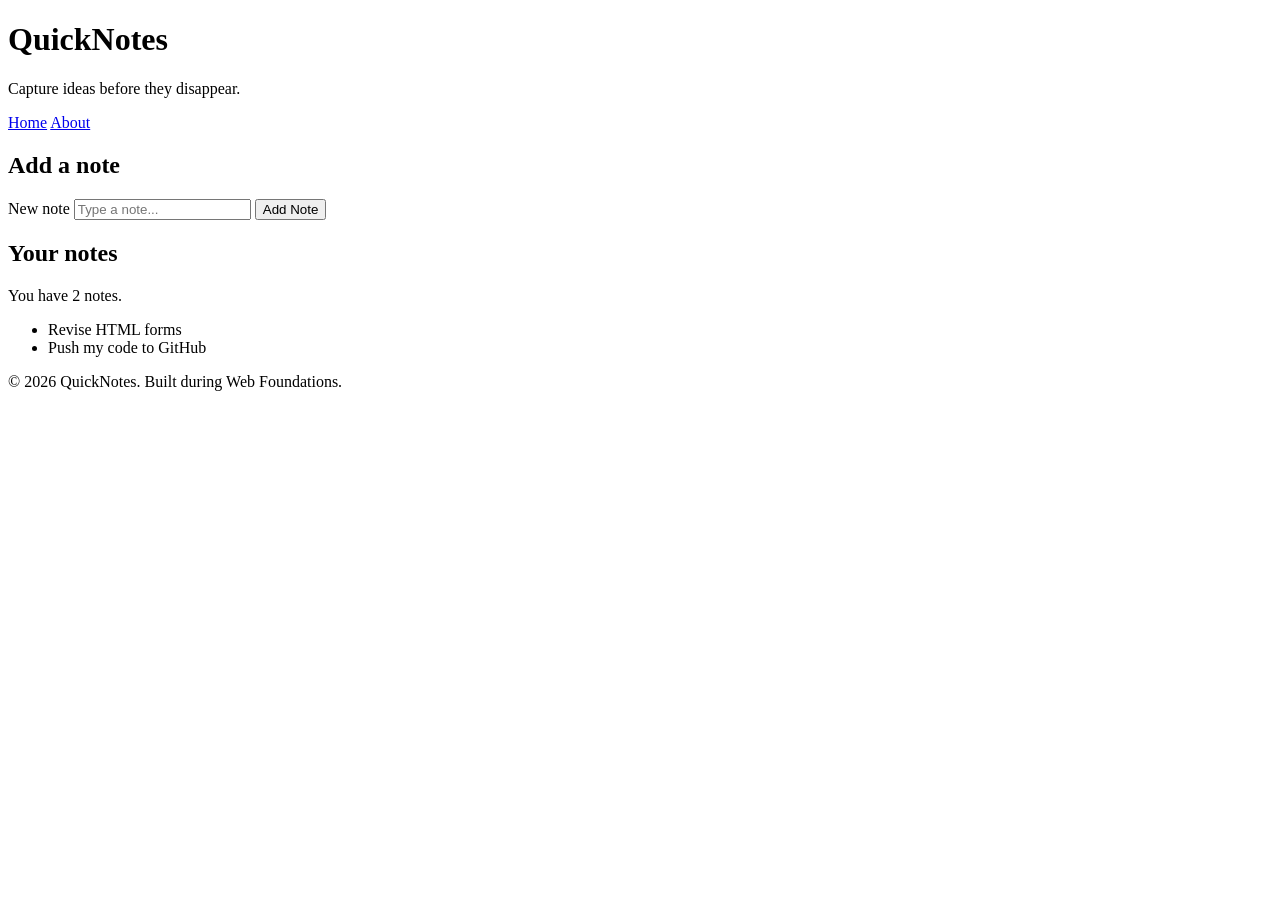
<file: day1/index.html>
<!DOCTYPE html>
<html lang="en">
  <head>
    <meta charset="UTF-8" />
    <meta name="viewport" content="width=device-width, initial-scale=1.0" />
    <title>QuickNotes</title>
  </head>
  <body>
    <header>
      <h1>QuickNotes</h1>
      <p>Capture ideas before they disappear.</p>
      <nav>
        <a href="index.html">Home</a>
        <a href="about.html">About</a>
      </nav>
    </header>

    <main>
      <section>
        <h2>Add a note</h2>
        <form id="note-form">
          <label for="note-input">New note</label>
          <input type="text" id="note-input" placeholder="Type a note..." />
          <button type="submit">Add Note</button>
        </form>
      </section>

      <section>
        <h2>Your notes</h2>
        <p id="note-count">You have 2 notes.</p>
        <ul id="notes-list">
          <li>Revise HTML forms</li>
          <li>Push my code to GitHub</li>
        </ul>
      </section>
    </main>

    <footer>
      <p>&copy; 2026 QuickNotes. Built during Web Foundations.</p>
    </footer>
  </body>
</html>
</file>
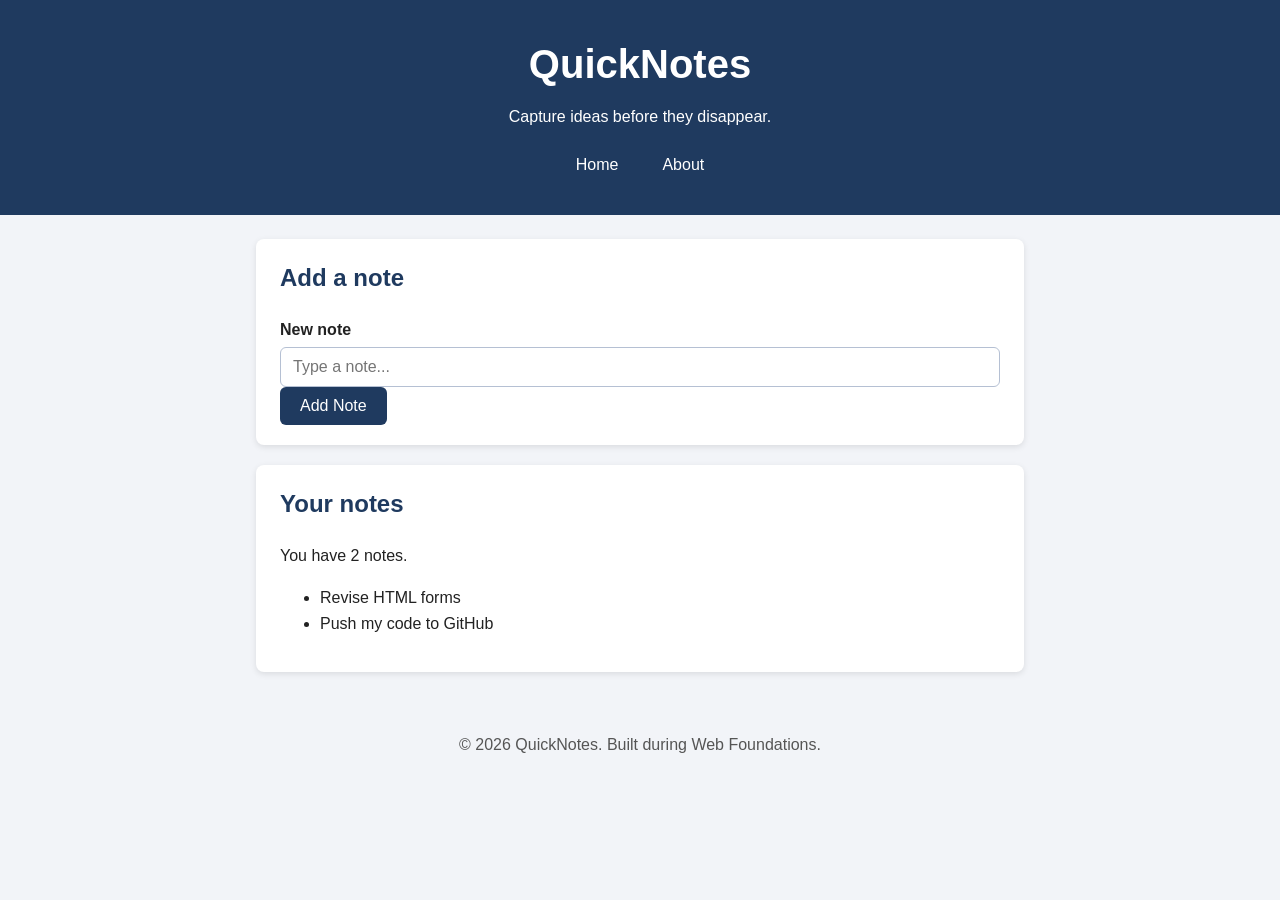
<file: day2/index.html>
<!DOCTYPE html>
<html lang="en">
  <head>
    <meta charset="UTF-8" />
    <meta name="viewport" content="width=device-width, initial-scale=1.0" />
    <title>QuickNotes</title>
    <link rel="stylesheet" href="style.css" />
  </head>
  <body>
    <header>
      <h1>QuickNotes</h1>
      <p>Capture ideas before they disappear.</p>
      <nav>
        <a href="index.html">Home</a>
        <a href="about.html">About</a>
      </nav>
    </header>

    <main>
      <section>
        <h2>Add a note</h2>
        <form id="note-form">
          <label for="note-input">New note</label>
          <input type="text" id="note-input" placeholder="Type a note..." />
          <button type="submit">Add Note</button>
        </form>
      </section>

      <section>
        <h2>Your notes</h2>
        <p id="note-count">You have 2 notes.</p>
        <ul id="notes-list">
          <li>Revise HTML forms</li>
          <li>Push my code to GitHub</li>
        </ul>
      </section>
    </main>

    <footer>
      <p>&copy; 2026 QuickNotes. Built during Web Foundations.</p>
    </footer>
  </body>
</html>
</file>
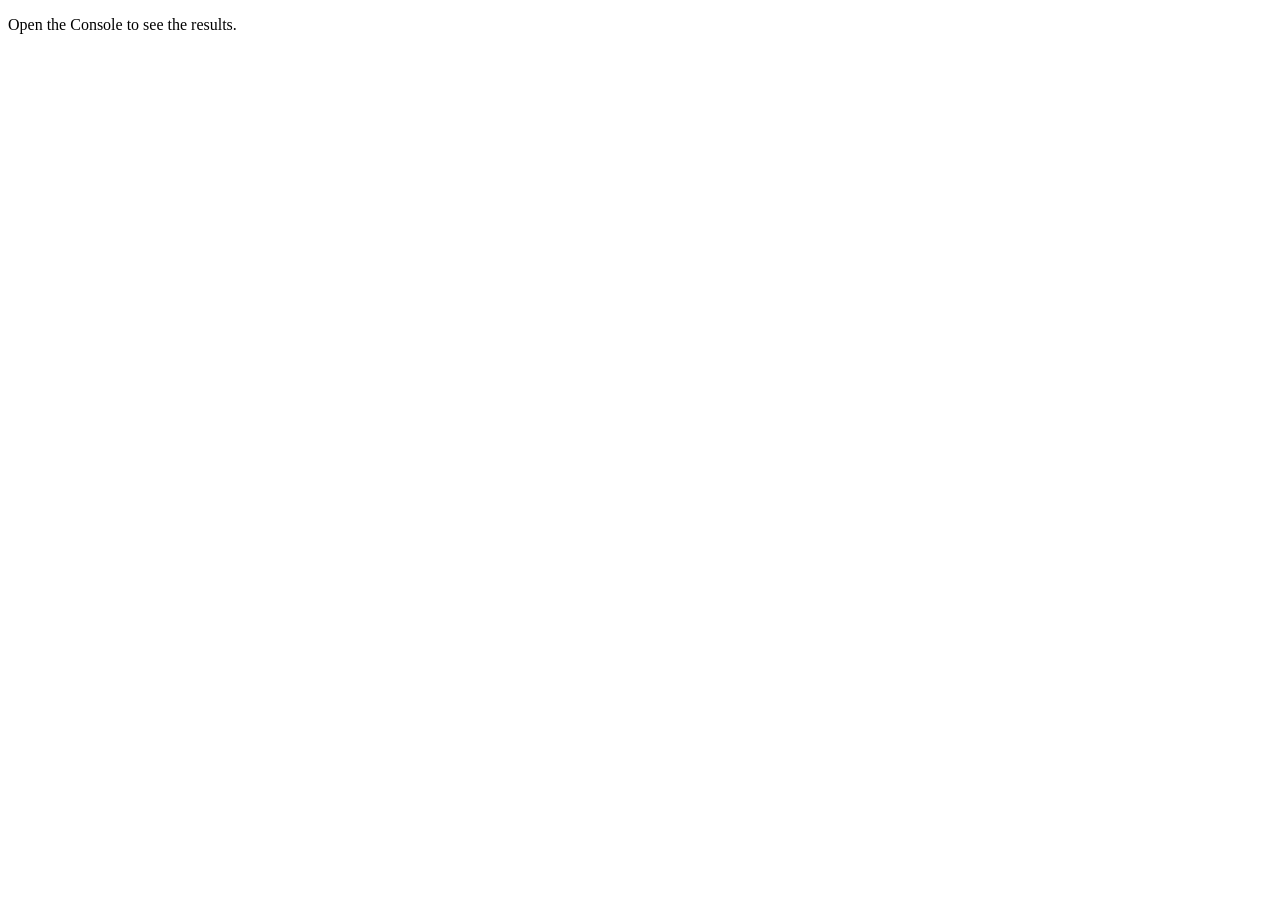
<file: day3/index.html>
<!DOCTYPE html>
<html lang="en">
<head>
  <meta charset="UTF-8">
  <meta name="viewport" content="width=device-width, initial-scale=1">
  <title>Notes Toolkit</title>
  <script src="script.js" defer></script>
</head>
<body>
  <p>Open the Console to see the results.</p>
</body>
</html>
</file>
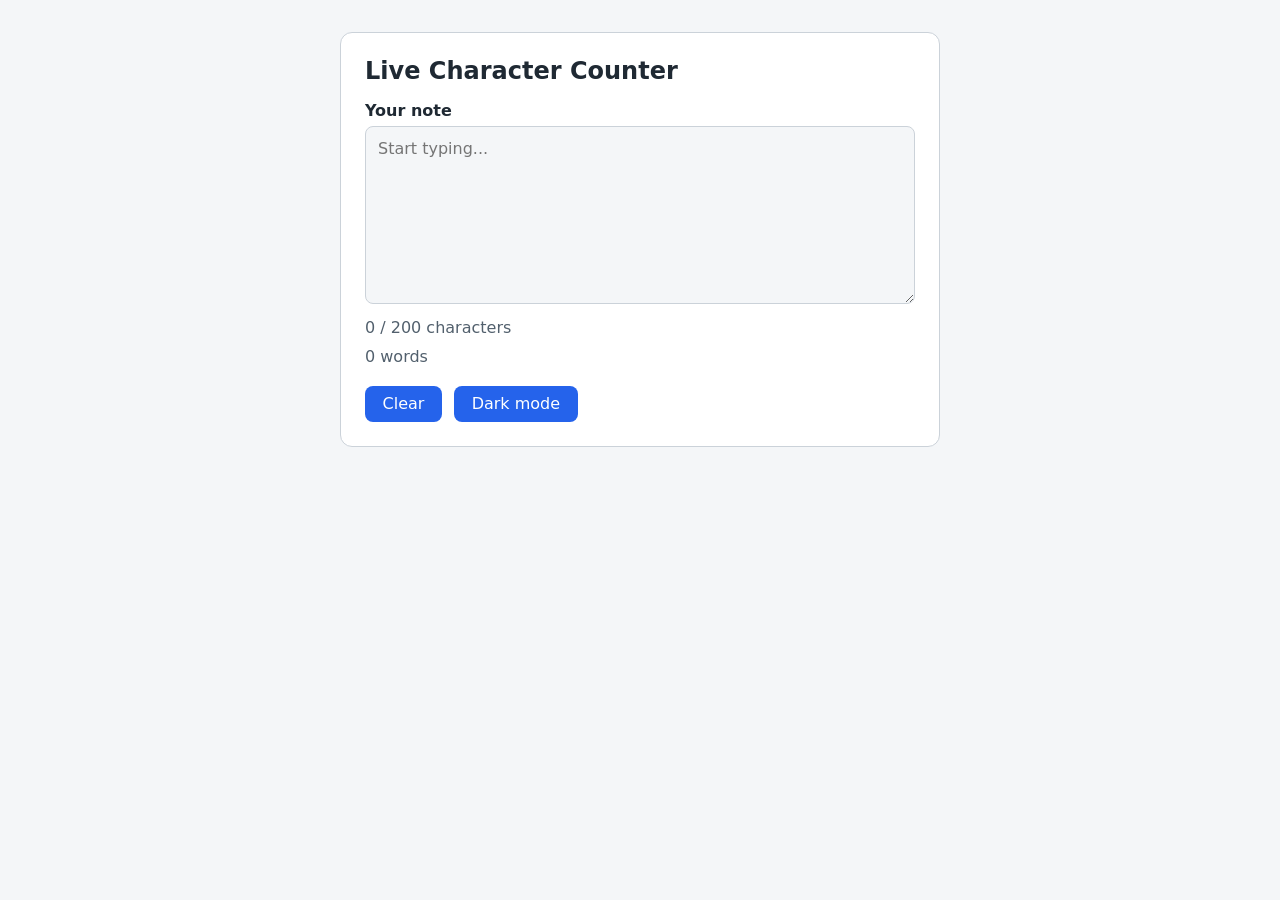
<file: day4/index.html>
<!DOCTYPE html>
<html lang="en">
<head>
  <meta charset="UTF-8">
  <meta name="viewport" content="width=device-width, initial-scale=1">
  <title>Live Character Counter</title>
  <link rel="stylesheet" href="style.css">
  <script src="script.js" defer></script>
</head>
<body>
  <main class="card">
    <h1>Live Character Counter</h1>

    <label for="note-text">Your note</label>
    <textarea id="note-text" rows="8" placeholder="Start typing..."></textarea>

    <p id="char-count">0 / 200 characters</p>
    <p id="word-count">0 words</p>

    <div class="buttons">
      <button id="clear-btn" type="button">Clear</button>
      <button id="theme-toggle" type="button">Dark mode</button>
    </div>
  </main>
</body>
</html>
</file>
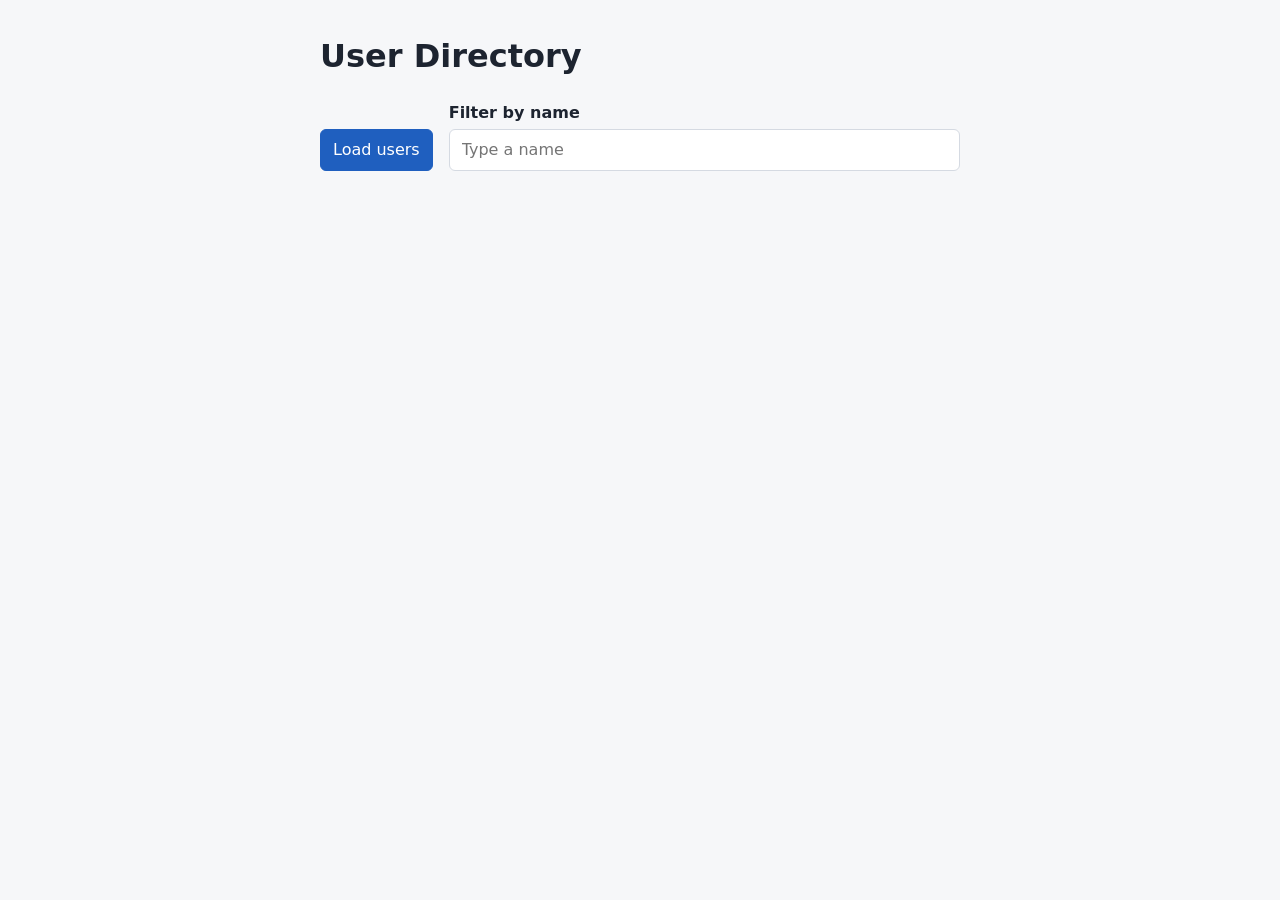
<file: day5/index.html>
<!DOCTYPE html>
<html lang="en">
<head>
  <meta charset="UTF-8">
  <meta name="viewport" content="width=device-width, initial-scale=1">
  <title>User Directory</title>
  <script src="users.js" defer></script>
  <style>
    :root {
      --bg: #f6f7f9;
      --card: #ffffff;
      --text: #1d2430;
      --muted: #5b6575;
      --accent: #1f5fbf;
      --border: #d5dae2;
      --error: #b3261e;
    }
    @media (prefers-color-scheme: dark) {
      :root {
        --bg: #14181f;
        --card: #1d232d;
        --text: #e8ecf2;
        --muted: #9aa5b5;
        --accent: #6aa2f0;
        --border: #333c4a;
        --error: #f2827a;
      }
    }
    * { box-sizing: border-box; }
    body {
      font-family: system-ui, sans-serif;
      background: var(--bg);
      color: var(--text);
      max-width: 42rem;
      margin: 0 auto;
      padding: 2rem 1rem;
      line-height: 1.5;
    }
    h1 { margin-top: 0; }
    .controls { display: flex; flex-wrap: wrap; gap: 1rem; align-items: end; margin-bottom: 1rem; }
    .field { display: flex; flex-direction: column; gap: 0.25rem; flex: 1; min-width: 12rem; }
    label { font-weight: 600; }
    input, button {
      font: inherit;
      padding: 0.5rem 0.75rem;
      border: 1px solid var(--border);
      border-radius: 6px;
      background: var(--card);
      color: var(--text);
    }
    button {
      background: var(--accent);
      color: #fff;
      border-color: var(--accent);
      cursor: pointer;
    }
    button:disabled { opacity: 0.6; cursor: not-allowed; }
    :focus-visible { outline: 3px solid var(--accent); outline-offset: 2px; }
    #status { color: var(--muted); min-height: 1.5em; }
    #status.error { color: var(--error); font-weight: 600; }
    #users-list { list-style: none; padding: 0; margin: 0; display: grid; gap: 0.75rem; }
    #users-list li {
      background: var(--card);
      border: 1px solid var(--border);
      border-radius: 8px;
      padding: 0.75rem 1rem;
    }
    #users-list h2 { font-size: 1.1rem; margin: 0 0 0.25rem; }
    #users-list p { margin: 0; color: var(--muted); }
  </style>
</head>
<body>
  <h1>User Directory</h1>

  <div class="controls">
    <button id="load-users" type="button">Load users</button>
    <div class="field">
      <label for="filter-input">Filter by name</label>
      <input id="filter-input" type="text" placeholder="Type a name" autocomplete="off">
    </div>
  </div>

  <p id="status" role="status" aria-live="polite"></p>
  <ul id="users-list"></ul>
</body>
</html>
</file>
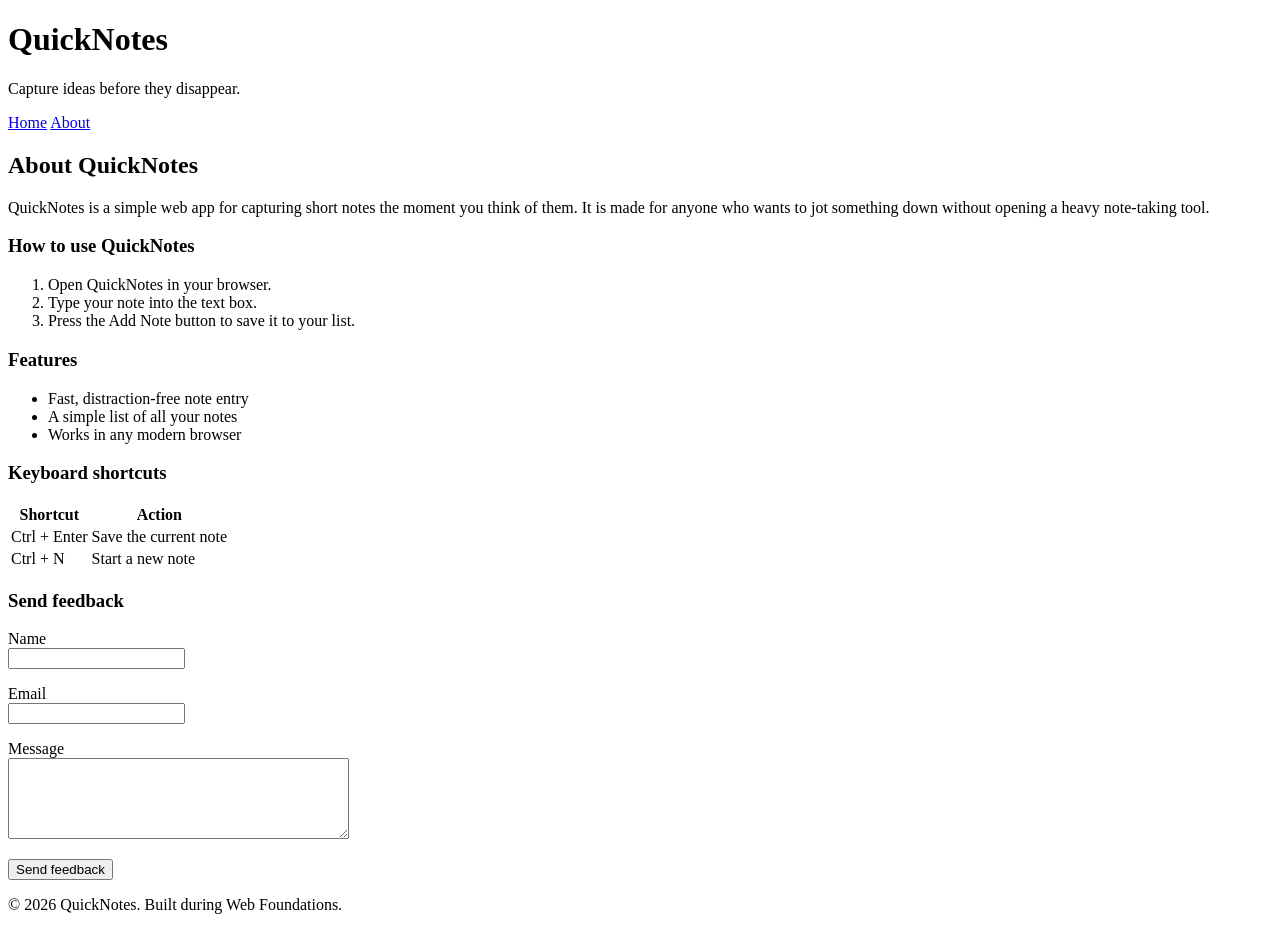
<file: day1/about.html>
<!DOCTYPE html>
<html lang="en">
  <head>
    <meta charset="UTF-8" />
    <meta name="viewport" content="width=device-width, initial-scale=1.0" />
    <title>About QuickNotes</title>
  </head>
  <body>
    <header>
      <h1>QuickNotes</h1>
      <p>Capture ideas before they disappear.</p>
      <nav>
        <a href="index.html">Home</a>
        <a href="about.html">About</a>
      </nav>
    </header>

    <main>
      <h2>About QuickNotes</h2>
      <p>
        QuickNotes is a simple web app for capturing short notes the moment you
        think of them. It is made for anyone who wants to jot something down
        without opening a heavy note-taking tool.
      </p>
            <section>
        <h3>How to use QuickNotes</h3>
        <ol>
          <li>Open QuickNotes in your browser.</li>
          <li>Type your note into the text box.</li>
          <li>Press the Add Note button to save it to your list.</li>
        </ol>
      </section>
            <section>
        <h3>Features</h3>
        <ul>
          <li>Fast, distraction-free note entry</li>
          <li>A simple list of all your notes</li>
          <li>Works in any modern browser</li>
        </ul>
      </section>
            <section>
        <h3>Keyboard shortcuts</h3>
        <table>
          <thead>
            <tr>
              <th>Shortcut</th>
              <th>Action</th>
            </tr>
          </thead>
          <tbody>
            <tr>
              <td>Ctrl + Enter</td>
              <td>Save the current note</td>
            </tr>
            <tr>
              <td>Ctrl + N</td>
              <td>Start a new note</td>
            </tr>
          </tbody>
        </table>
      </section>
            <section>
        <h3>Send feedback</h3>
        <form>
          <p>
            <label for="name">Name</label><br />
            <input type="text" id="name" name="name" required />
          </p>
          <p>
            <label for="email">Email</label><br />
            <input type="email" id="email" name="email" required />
          </p>
          <p>
            <label for="message">Message</label><br />
            <textarea id="message" name="message" rows="5" cols="40" required></textarea>
          </p>
          <button type="submit">Send feedback</button>
        </form>
      </section>
    </main>

    <footer>
      <p>&copy; 2026 QuickNotes. Built during Web Foundations.</p>
    </footer>
  </body>
</html>
</file>
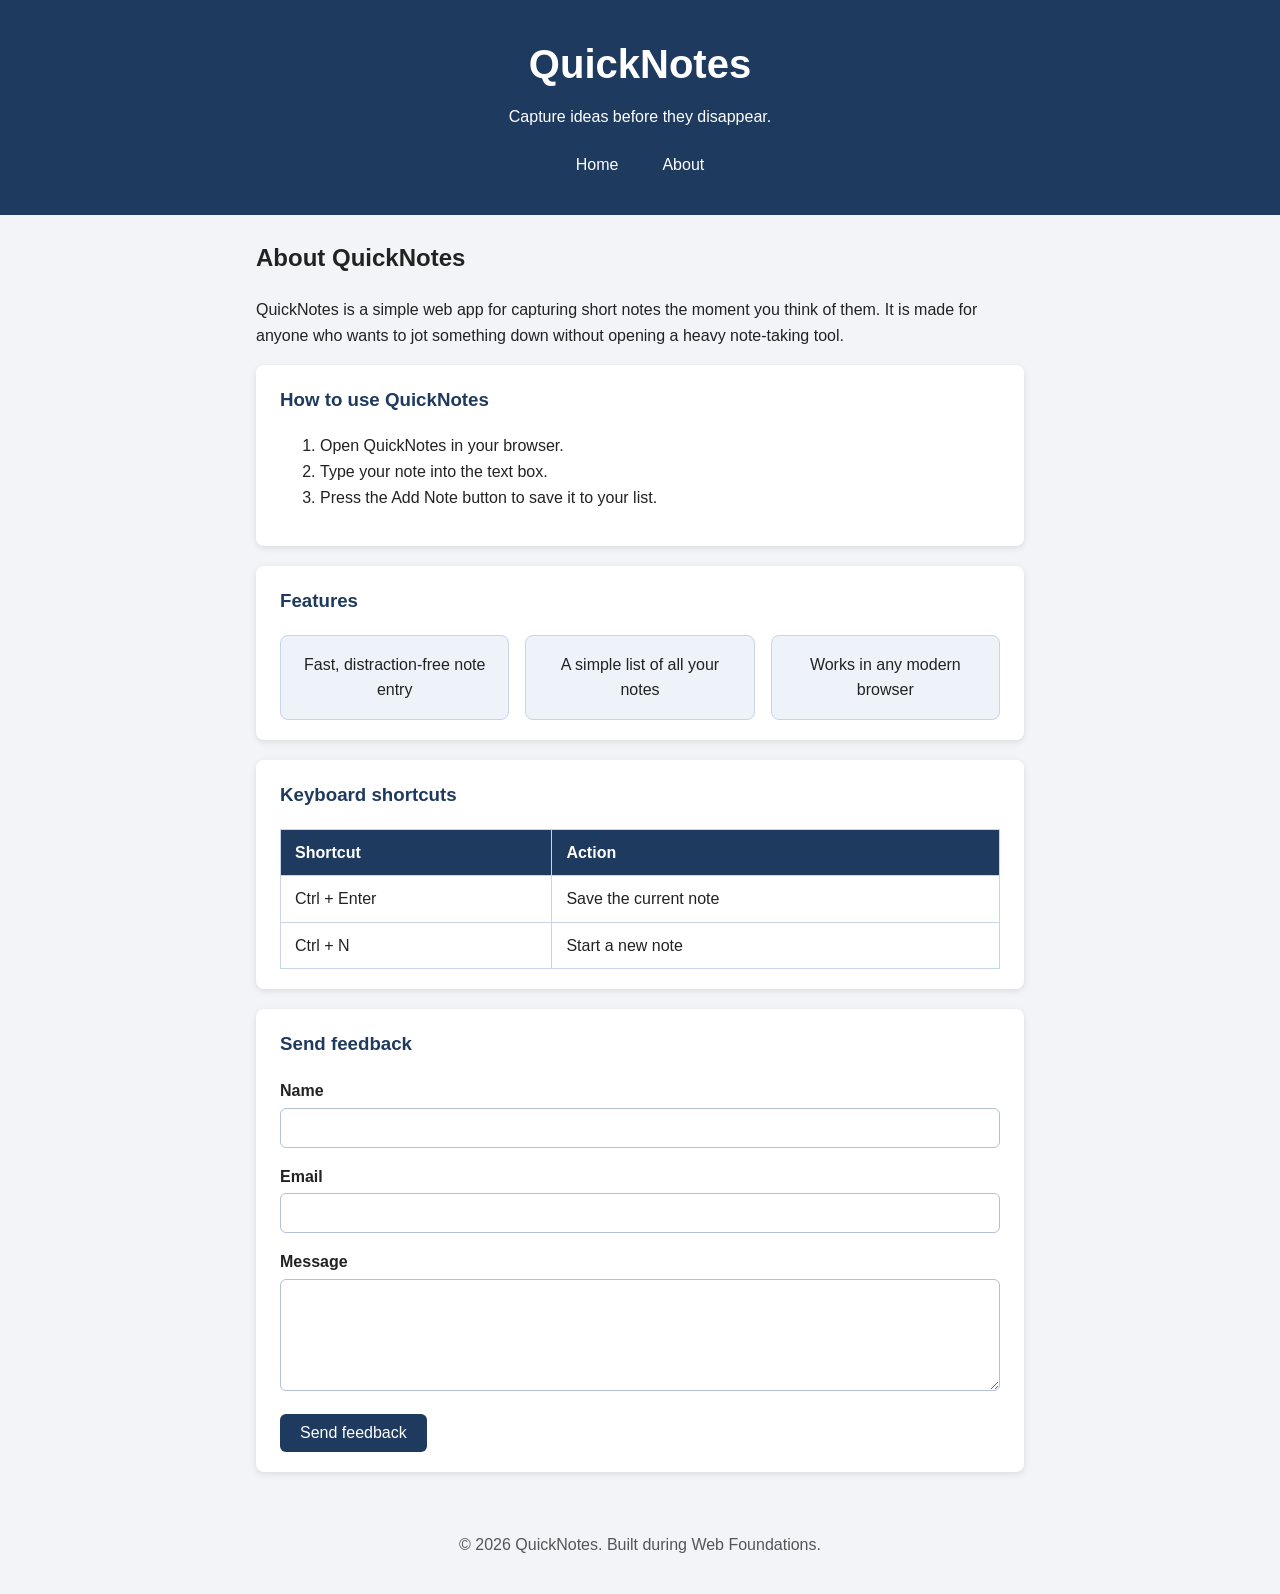
<file: day2/about.html>
<!DOCTYPE html>
<html lang="en">
  <head>
    <meta charset="UTF-8" />
    <meta name="viewport" content="width=device-width, initial-scale=1.0" />
    <title>About QuickNotes</title>
    <link rel="stylesheet" href="style.css" />
  </head>
  <body>
    <header>
      <h1>QuickNotes</h1>
      <p>Capture ideas before they disappear.</p>
      <nav>
        <a href="index.html">Home</a>
        <a href="about.html">About</a>
      </nav>
    </header>

    <main>
      <h2>About QuickNotes</h2>
      <p>
        QuickNotes is a simple web app for capturing short notes the moment you
        think of them. It is made for anyone who wants to jot something down
        without opening a heavy note-taking tool.
      </p>
            <section>
        <h3>How to use QuickNotes</h3>
        <ol>
          <li>Open QuickNotes in your browser.</li>
          <li>Type your note into the text box.</li>
          <li>Press the Add Note button to save it to your list.</li>
        </ol>
      </section>
            <section>
        <h3>Features</h3>
        <ul class="features">
          <li>Fast, distraction-free note entry</li>
          <li>A simple list of all your notes</li>
          <li>Works in any modern browser</li>
        </ul>
      </section>
            <section>
        <h3>Keyboard shortcuts</h3>
        <table>
          <thead>
            <tr>
              <th>Shortcut</th>
              <th>Action</th>
            </tr>
          </thead>
          <tbody>
            <tr>
              <td>Ctrl + Enter</td>
              <td>Save the current note</td>
            </tr>
            <tr>
              <td>Ctrl + N</td>
              <td>Start a new note</td>
            </tr>
          </tbody>
        </table>
      </section>
            <section>
        <h3>Send feedback</h3>
        <form>
          <p>
            <label for="name">Name</label><br />
            <input type="text" id="name" name="name" required />
          </p>
          <p>
            <label for="email">Email</label><br />
            <input type="email" id="email" name="email" required />
          </p>
          <p>
            <label for="message">Message</label><br />
            <textarea id="message" name="message" rows="5" cols="40" required></textarea>
          </p>
          <button type="submit">Send feedback</button>
        </form>
      </section>
    </main>

    <footer>
      <p>&copy; 2026 QuickNotes. Built during Web Foundations.</p>
    </footer>
  </body>
</html>
</file>
<file: day2/style.css>
/* ---------- Reset and base ---------- */
*,
*::before,
*::after {
  box-sizing: border-box;
}

body {
  margin: 0;
  font-family: Arial, Helvetica, sans-serif;
  line-height: 1.6;
  color: #222;
  background-color: #f2f4f8;
}

/* ---------- Header ---------- */
header {
  background-color: #1f3a5f;
  color: white;
  text-align: center;
  padding: 32px 16px;
}

header h1 {
  margin: 0 0 8px;
  font-size: 2.5rem;
}

header p {
  margin: 0 0 16px;
}

/* ---------- Navigation ---------- */
nav {
  display: flex;
  justify-content: center;
  gap: 16px;
}

nav a {
  color: white;
  text-decoration: none;
  padding: 6px 14px;
  border-radius: 4px;
}

nav a:hover {
  background-color: rgba(255, 255, 255, 0.25);
  text-decoration: underline;
}

/* ---------- Main and section cards ---------- */
main {
  max-width: 800px;
  margin: 24px auto;
  padding: 0 16px;
}

section {
  background-color: white;
  padding: 20px 24px;
  margin-bottom: 20px;
  border-radius: 8px;
  box-shadow: 0 2px 6px rgba(0, 0, 0, 0.1);
}

section h2,
section h3 {
  margin-top: 0;
  color: #1f3a5f;
}

/* ---------- Footer ---------- */
footer {
  text-align: center;
  padding: 20px 16px;
  color: #555;
}

/* ---------- Features grid ---------- */
.features {
  list-style: none;
  padding: 0;
  margin: 0;
  display: grid;
  grid-template-columns: repeat(auto-fit, minmax(180px, 1fr));
  gap: 16px;
}

.features li {
  background-color: #eef2f9;
  border: 1px solid #c9d4e8;
  border-radius: 8px;
  padding: 16px;
  text-align: center;
}

/* ---------- Shortcuts table ---------- */
table {
  width: 100%;
  border-collapse: collapse;
}

th,
td {
  border: 1px solid #c9d4e8;
  padding: 10px 14px;
  text-align: left;
}

th {
  background-color: #1f3a5f;
  color: white;
}

/* ---------- Feedback form ---------- */
form p {
  margin: 0 0 16px;
}

label {
  display: inline-block;
  margin-bottom: 4px;
  font-weight: bold;
}

input[type="text"],
input[type="email"],
textarea {
  width: 100%;
  padding: 10px 12px;
  border: 1px solid #b5c0d3;
  border-radius: 6px;
  font-family: inherit;
  font-size: 1rem;
}

textarea {
  resize: vertical;
}

input[type="text"]:focus,
input[type="email"]:focus,
textarea:focus {
  outline: 2px solid #1f3a5f;
  border-color: #1f3a5f;
}

button {
  padding: 10px 20px;
  background-color: #1f3a5f;
  color: white;
  border: none;
  border-radius: 6px;
  font-size: 1rem;
  cursor: pointer;
}

/* ---------- Hover effects and transitions ---------- */
nav a {
  transition: background-color 0.3s ease;
}

button {
  transition: background-color 0.3s ease, transform 0.2s ease;
}

button:hover {
  background-color: #2f5a94;
  transform: translateY(-2px);
}

/* ---------- Small screens ---------- */
@media (max-width: 600px) {
  header {
    padding: 20px 12px;
  }

  header h1 {
    font-size: 1.8rem;
  }

  main {
    margin: 16px auto;
  }
}
</file>
<file: day4/style.css>
:root {
  --bg: #f4f6f8;
  --card-bg: #ffffff;
  --text: #1f2933;
  --muted: #52606d;
  --border: #cbd2d9;
  --button-bg: #2563eb;
  --button-text: #ffffff;
  --warning-color: #d97706;
  --over-color: #dc2626;
}

body.dark {
  --bg: #121826;
  --card-bg: #1c2434;
  --text: #e5e9f0;
  --muted: #a0aec0;
  --border: #3a4559;
  --button-bg: #60a5fa;
  --button-text: #0b1220;
  --warning-color: #fb923c;
  --over-color: #f87171;
}

* {
  box-sizing: border-box;
}

body {
  margin: 0;
  min-height: 100vh;
  display: flex;
  justify-content: center;
  align-items: flex-start;
  padding: 2rem 1rem;
  background: var(--bg);
  color: var(--text);
  font-family: system-ui, -apple-system, "Segoe UI", Roboto, sans-serif;
  transition: background 0.2s, color 0.2s;
}

.card {
  width: 100%;
  max-width: 600px;
  padding: 1.5rem;
  background: var(--card-bg);
  border: 1px solid var(--border);
  border-radius: 12px;
}

h1 {
  margin-top: 0;
  font-size: 1.5rem;
}

label {
  display: block;
  margin-bottom: 0.4rem;
  font-weight: 600;
}

textarea {
  width: 100%;
  padding: 0.75rem;
  background: var(--bg);
  color: var(--text);
  border: 1px solid var(--border);
  border-radius: 8px;
  font: inherit;
  resize: vertical;
}

#char-count,
#word-count {
  margin: 0.6rem 0 0;
  color: var(--muted);
}

.buttons {
  display: flex;
  gap: 0.75rem;
  margin-top: 1.25rem;
}

button {
  padding: 0.55rem 1.1rem;
  background: var(--button-bg);
  color: var(--button-text);
  border: none;
  border-radius: 8px;
  font: inherit;
  cursor: pointer;
}

button:hover {
  opacity: 0.88;
}

/* Counter states: keep .over after .warning so red wins when both apply. */
.warning {
  color: var(--warning-color);
}

.over {
  color: var(--over-color);
  font-weight: bold;
}
</file>
